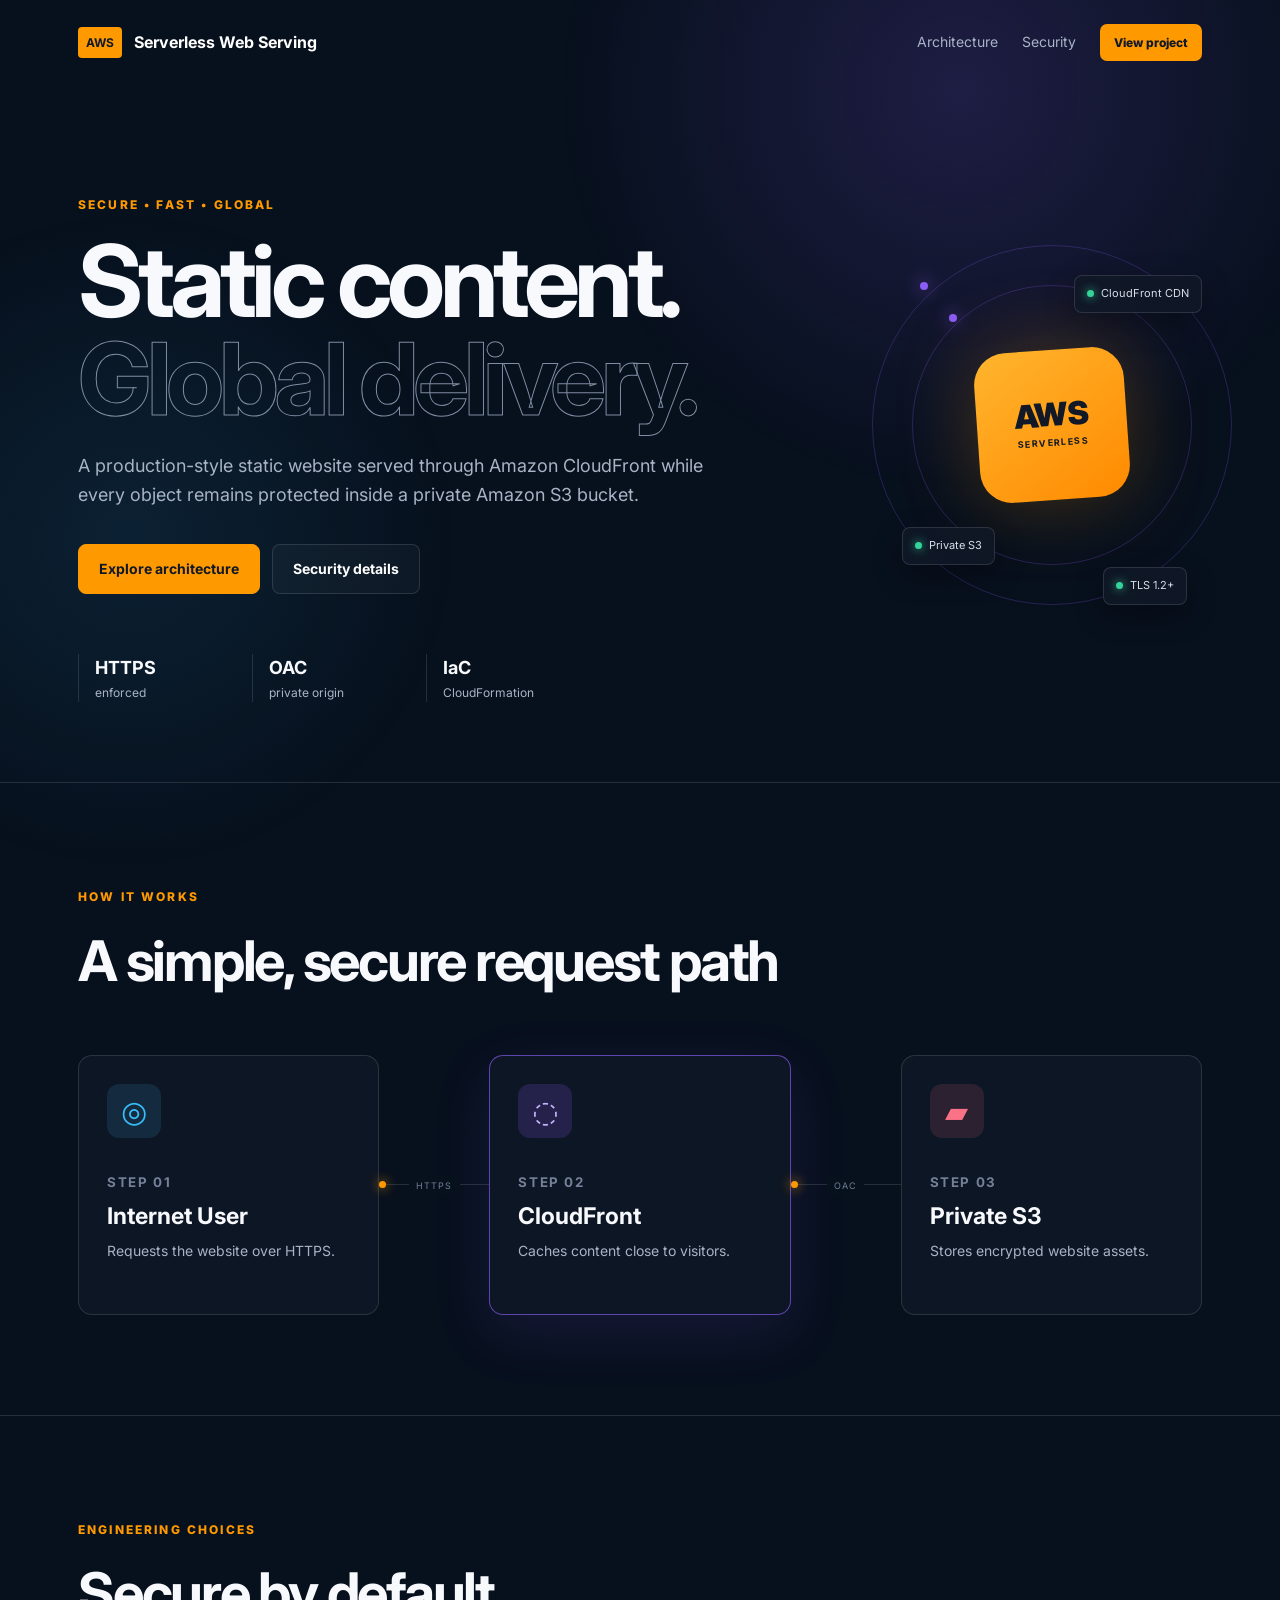
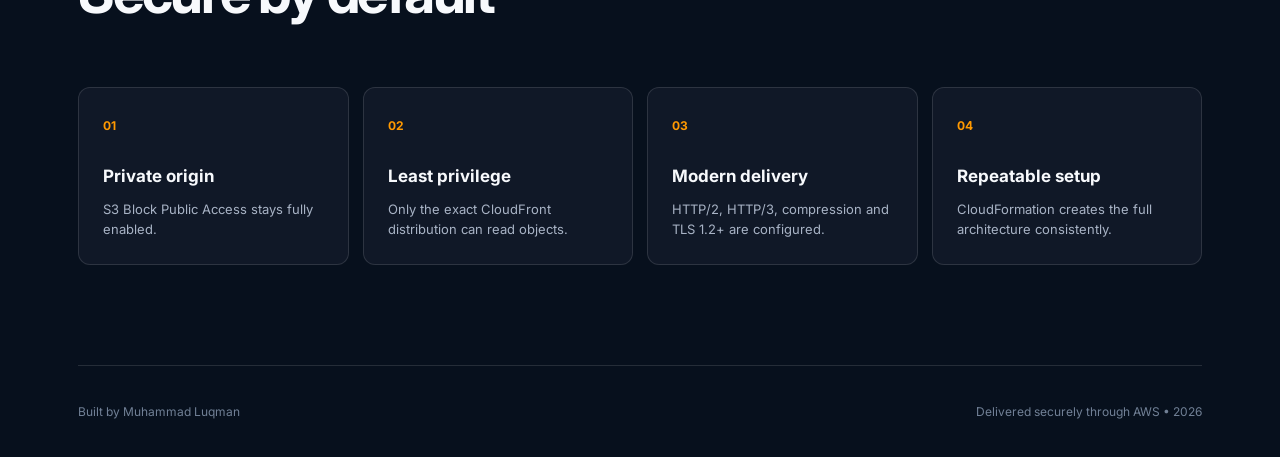
<file: projects/serverless-web-serving-s3-cloudfront/website/index.html>
<!doctype html>
<html lang="en">
<head>
  <meta charset="utf-8">
  <meta name="viewport" content="width=device-width, initial-scale=1">
  <meta name="description" content="A secure static website delivered through Amazon CloudFront from a private S3 bucket.">
  <title>Serverless Web Serving with S3 &amp; CloudFront</title>
  <link rel="preconnect" href="https://fonts.googleapis.com">
  <link rel="preconnect" href="https://fonts.gstatic.com" crossorigin>
  <link href="https://fonts.googleapis.com/css2?family=Inter:wght@400;500;600;700;800&display=swap" rel="stylesheet">
  <link rel="stylesheet" href="styles.css">
</head>
<body>
  <header class="nav">
    <a class="brand" href="#top" aria-label="Cloud project home">
      <span class="brand-mark">AWS</span>
      <span>Serverless Web Serving</span>
    </a>
    <nav class="nav-menu" aria-label="Main navigation">
      <a class="nav-link" href="#architecture">Architecture</a>
      <a class="nav-link" href="#features">Security</a>
      <a class="nav-cta" href="#architecture">View project</a>
    </nav>
  </header>

  <main id="top">
    <section class="hero">
      <div class="hero-grid">
        <div>
          <div class="eyebrow">SECURE • FAST • GLOBAL</div>
          <h1>Static content.<br><span>Global delivery.</span></h1>
          <p class="hero-copy">A production-style static website served through Amazon CloudFront while every object remains protected inside a private Amazon S3 bucket.</p>
          <div class="actions">
            <a class="button primary" href="#architecture">Explore architecture</a>
            <a class="button secondary" href="#features">Security details</a>
          </div>
        </div>
        <div class="cloud-visual" aria-hidden="true">
          <div class="orbit orbit-one"></div>
          <div class="orbit orbit-two"></div>
          <div class="aws-core"><span>AWS</span><strong>SERVERLESS</strong></div>
          <div class="floating-chip chip-cdn"><i></i>CloudFront CDN</div>
          <div class="floating-chip chip-s3"><i></i>Private S3</div>
          <div class="floating-chip chip-tls"><i></i>TLS 1.2+</div>
        </div>
      </div>
      <div class="metrics" aria-label="Project highlights">
        <div><strong>HTTPS</strong><span>enforced</span></div>
        <div><strong>OAC</strong><span>private origin</span></div>
        <div><strong>IaC</strong><span>CloudFormation</span></div>
      </div>
    </section>

    <section class="architecture" id="architecture">
      <div class="section-heading">
        <span>HOW IT WORKS</span>
        <h2>A simple, secure request path</h2>
      </div>
      <div class="flow" aria-label="User request flows to CloudFront, then to a private S3 bucket">
        <article class="service-card">
          <div class="icon globe">◎</div>
          <small>STEP 01</small>
          <h3>Internet User</h3>
          <p>Requests the website over HTTPS.</p>
        </article>
        <div class="connector"><span>HTTPS</span><i></i></div>
        <article class="service-card featured">
          <div class="icon cloudfront">◌</div>
          <small>STEP 02</small>
          <h3>CloudFront</h3>
          <p>Caches content close to visitors.</p>
        </article>
        <div class="connector"><span>OAC</span><i></i></div>
        <article class="service-card">
          <div class="icon bucket">▰</div>
          <small>STEP 03</small>
          <h3>Private S3</h3>
          <p>Stores encrypted website assets.</p>
        </article>
      </div>
    </section>

    <section class="features" id="features">
      <div class="section-heading">
        <span>ENGINEERING CHOICES</span>
        <h2>Secure by default</h2>
      </div>
      <div class="feature-grid">
        <article><b>01</b><h3>Private origin</h3><p>S3 Block Public Access stays fully enabled.</p></article>
        <article><b>02</b><h3>Least privilege</h3><p>Only the exact CloudFront distribution can read objects.</p></article>
        <article><b>03</b><h3>Modern delivery</h3><p>HTTP/2, HTTP/3, compression and TLS 1.2+ are configured.</p></article>
        <article><b>04</b><h3>Repeatable setup</h3><p>CloudFormation creates the full architecture consistently.</p></article>
      </div>
    </section>
  </main>

  <footer>
    <span>Built by Muhammad Luqman</span>
    <span id="status">Delivered securely through AWS</span>
  </footer>
  <script src="script.js"></script>
</body>
</html>
</file>
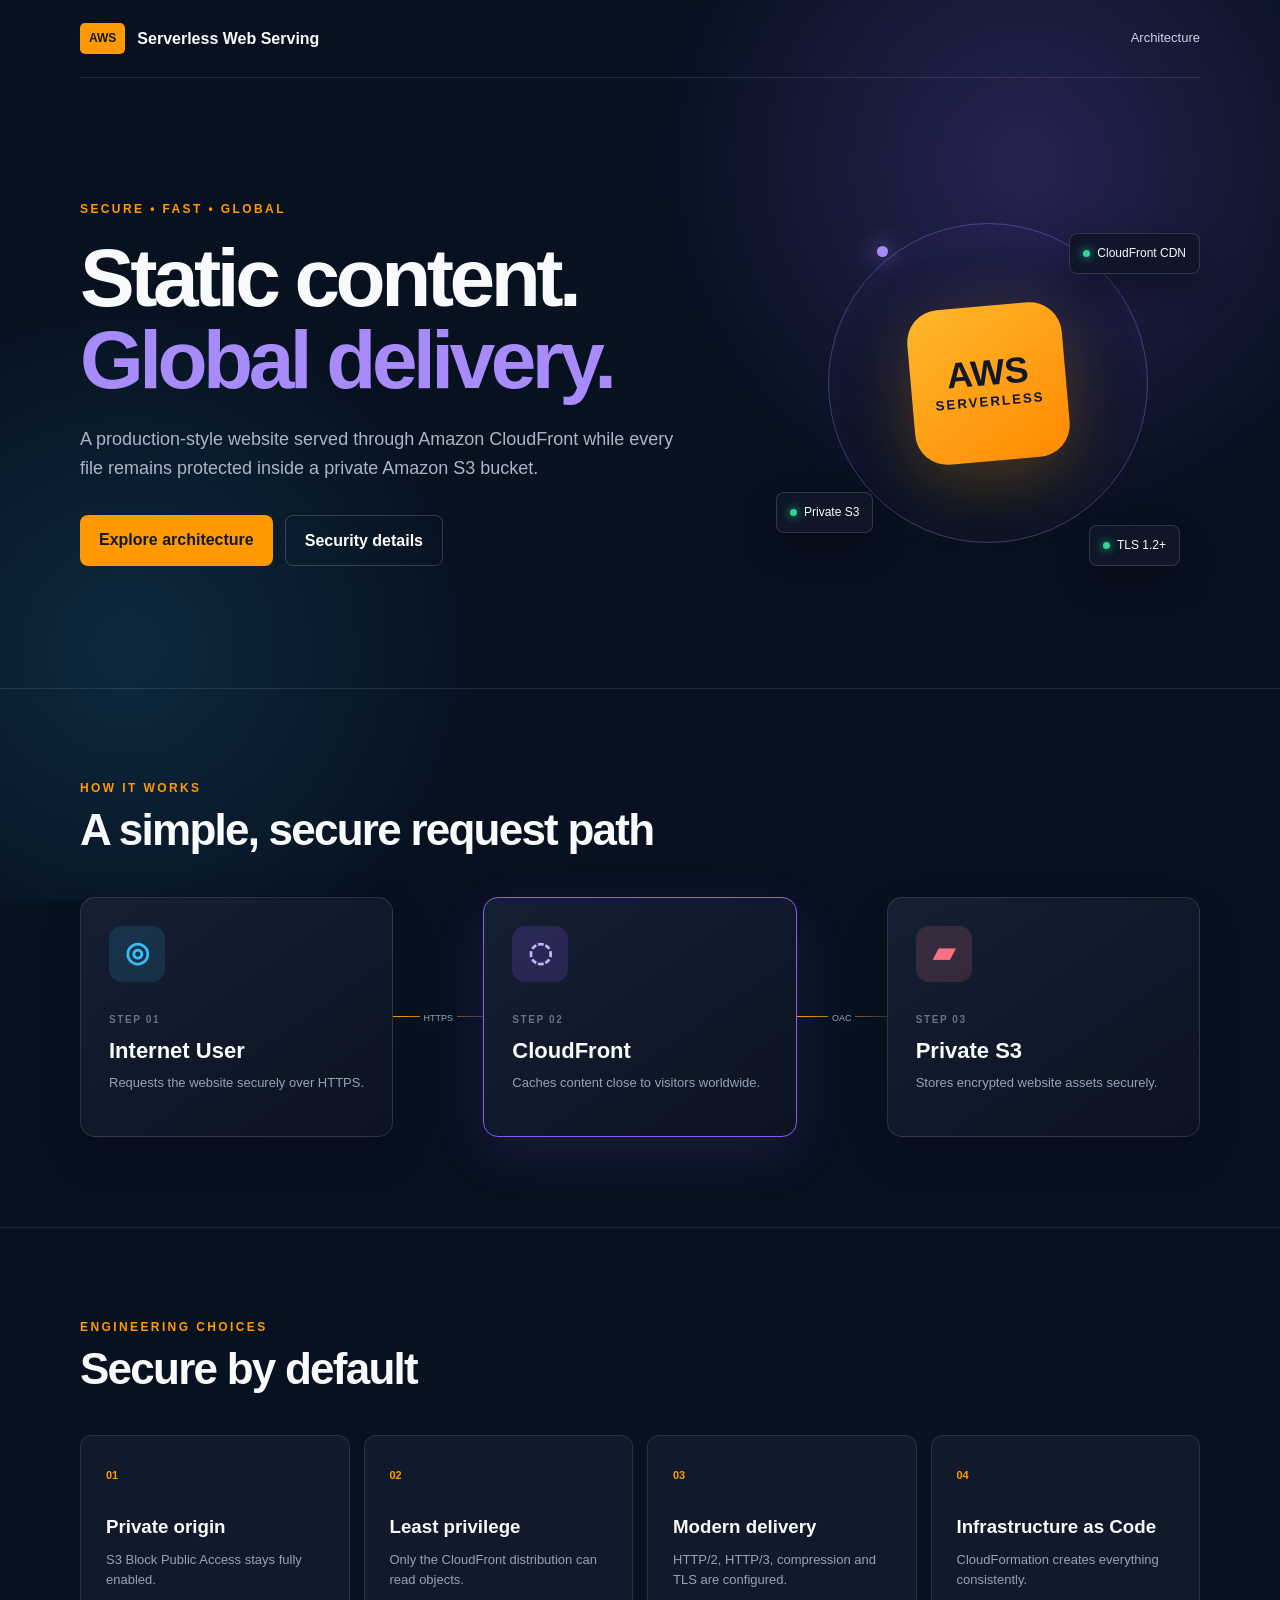
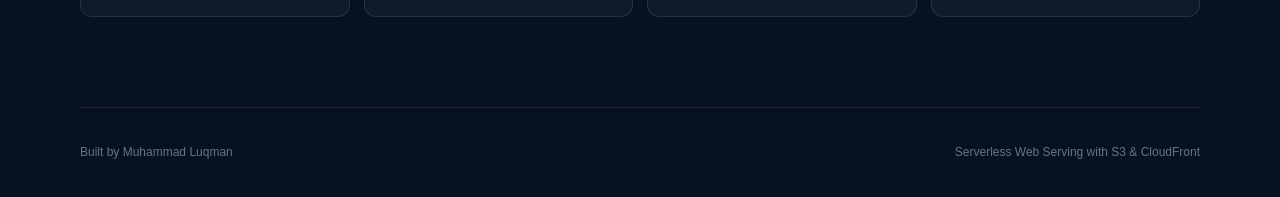
<file: projects/serverless-web-serving-s3-cloudfront/preview.html>
<!doctype html>
<html lang="en">
<head>
  <meta charset="utf-8">
  <meta name="viewport" content="width=device-width,initial-scale=1">
  <title>Serverless Web Serving with S3 & CloudFront</title>
  <style>
    *{box-sizing:border-box}html{scroll-behavior:smooth}body{margin:0;background:#07111f;color:#f8fafc;font-family:Arial,Helvetica,sans-serif;line-height:1.6}body:before{content:"";position:fixed;inset:0;background:radial-gradient(circle at 80% 18%,rgba(139,92,246,.24),transparent 30%),radial-gradient(circle at 10% 72%,rgba(56,189,248,.14),transparent 28%);pointer-events:none}.wrap{width:min(1120px,calc(100% - 40px));margin:auto;position:relative}.nav{height:78px;display:flex;align-items:center;justify-content:space-between;border-bottom:1px solid rgba(255,255,255,.1)}.brand{display:flex;align-items:center;gap:12px;font-weight:800}.aws{padding:6px 9px;background:#ff9900;color:#111827;border-radius:5px;font-size:12px}.nav a{color:#cbd5e1;text-decoration:none;font-size:13px}.hero{min-height:610px;display:grid;grid-template-columns:1.2fr .8fr;align-items:center;gap:60px}.tag{color:#ff9900;font-size:12px;font-weight:800;letter-spacing:.2em}.hero h1{font-size:clamp(48px,7vw,82px);line-height:1;margin:18px 0 24px;letter-spacing:-.055em}.hero h1 span{color:#a78bfa}.lead{max-width:620px;color:#aab6c8;font-size:18px}.buttons{display:flex;gap:12px;margin-top:32px}.btn{padding:12px 19px;border-radius:8px;text-decoration:none!important;font-weight:800!important}.primary{background:#ff9900;color:#111827!important}.secondary{border:1px solid rgba(255,255,255,.18);color:white!important}.visual{position:relative;height:390px;display:grid;place-items:center}.ring{position:absolute;width:320px;height:320px;border:1px solid rgba(167,139,250,.35);border-radius:50%;box-shadow:inset 0 0 60px rgba(139,92,246,.08)}.ring:after{content:"";position:absolute;top:22px;left:48px;width:11px;height:11px;border-radius:50%;background:#a78bfa;box-shadow:0 0 22px #a78bfa}.core{position:relative;z-index:2;width:155px;height:155px;display:grid;place-content:center;text-align:center;background:linear-gradient(145deg,#ffb72d,#ff8a00);color:#111827;border-radius:32px;box-shadow:0 20px 70px rgba(255,153,0,.26);transform:rotate(-5deg)}.core strong{font-size:36px;line-height:1}.core small{font-weight:900;letter-spacing:.15em}.chip{position:absolute;z-index:3;background:rgba(15,23,42,.94);border:1px solid rgba(255,255,255,.14);padding:10px 13px;border-radius:8px;font-size:12px;box-shadow:0 15px 35px rgba(0,0,0,.35)}.chip:before{content:"";display:inline-block;width:7px;height:7px;margin-right:7px;border-radius:50%;background:#34d399;box-shadow:0 0 10px #34d399}.one{top:45px;right:0}.two{bottom:45px;left:0}.three{bottom:12px;right:20px}.section{padding:90px 0;border-top:1px solid rgba(255,255,255,.1)}h2{font-size:44px;line-height:1.1;margin:8px 0 42px;letter-spacing:-.04em}.flow{display:grid;grid-template-columns:1fr 90px 1fr 90px 1fr;align-items:center}.card{min-height:240px;background:linear-gradient(145deg,rgba(22,33,52,.95),rgba(12,20,34,.95));border:1px solid rgba(255,255,255,.12);border-radius:15px;padding:28px;box-shadow:0 18px 45px rgba(0,0,0,.2)}.card.mid{border-color:#8b5cf6;box-shadow:0 18px 55px rgba(139,92,246,.14)}.icon{width:56px;height:56px;display:grid;place-items:center;border-radius:13px;font-size:28px;font-weight:900}.blue{background:rgba(56,189,248,.13);color:#38bdf8}.purple{background:rgba(139,92,246,.18);color:#c4b5fd}.red{background:rgba(251,113,133,.15);color:#fb7185}.step{display:block;margin-top:30px;color:#64748b;font-size:10px;font-weight:800;letter-spacing:.16em}.card h3{margin:5px 0;font-size:22px}.card p{margin:0;color:#94a3b8;font-size:13px}.line{height:1px;background:linear-gradient(90deg,#ff9900,rgba(255,255,255,.18));text-align:center}.line span{position:relative;top:-13px;background:#07111f;padding:4px;color:#94a3b8;font-size:9px}.features{display:grid;grid-template-columns:repeat(4,1fr);gap:14px}.feature{padding:25px;background:#101a2a;border:1px solid rgba(255,255,255,.1);border-radius:12px}.feature b{color:#ff9900;font-size:11px}.feature h3{margin:25px 0 8px}.feature p{margin:0;color:#94a3b8;font-size:13px}.footer{padding:35px 0;color:#64748b;border-top:1px solid rgba(255,255,255,.1);font-size:12px;display:flex;justify-content:space-between}@media(max-width:800px){.hero{grid-template-columns:1fr;padding:70px 0}.visual{height:340px}.flow{grid-template-columns:1fr;gap:14px}.line{width:1px;height:30px;margin:auto}.features{grid-template-columns:1fr 1fr}}@media(max-width:520px){.hero h1{font-size:46px}.features{grid-template-columns:1fr}.footer{gap:10px;flex-direction:column}.one{right:10px}.two{left:10px}}
  </style>
</head>
<body>
  <header class="wrap nav"><div class="brand"><span class="aws">AWS</span>Serverless Web Serving</div><a href="#architecture">Architecture</a></header>
  <main>
    <section class="wrap hero">
      <div><div class="tag">SECURE • FAST • GLOBAL</div><h1>Static content.<br><span>Global delivery.</span></h1><p class="lead">A production-style website served through Amazon CloudFront while every file remains protected inside a private Amazon S3 bucket.</p><div class="buttons"><a class="btn primary" href="#architecture">Explore architecture</a><a class="btn secondary" href="#security">Security details</a></div></div>
      <div class="visual"><div class="ring"></div><div class="core"><strong>AWS</strong><small>SERVERLESS</small></div><div class="chip one">CloudFront CDN</div><div class="chip two">Private S3</div><div class="chip three">TLS 1.2+</div></div>
    </section>
    <section class="section" id="architecture"><div class="wrap"><div class="tag">HOW IT WORKS</div><h2>A simple, secure request path</h2><div class="flow"><article class="card"><div class="icon blue">◎</div><span class="step">STEP 01</span><h3>Internet User</h3><p>Requests the website securely over HTTPS.</p></article><div class="line"><span>HTTPS</span></div><article class="card mid"><div class="icon purple">◌</div><span class="step">STEP 02</span><h3>CloudFront</h3><p>Caches content close to visitors worldwide.</p></article><div class="line"><span>OAC</span></div><article class="card"><div class="icon red">▰</div><span class="step">STEP 03</span><h3>Private S3</h3><p>Stores encrypted website assets securely.</p></article></div></div></section>
    <section class="section" id="security"><div class="wrap"><div class="tag">ENGINEERING CHOICES</div><h2>Secure by default</h2><div class="features"><article class="feature"><b>01</b><h3>Private origin</h3><p>S3 Block Public Access stays fully enabled.</p></article><article class="feature"><b>02</b><h3>Least privilege</h3><p>Only the CloudFront distribution can read objects.</p></article><article class="feature"><b>03</b><h3>Modern delivery</h3><p>HTTP/2, HTTP/3, compression and TLS are configured.</p></article><article class="feature"><b>04</b><h3>Infrastructure as Code</h3><p>CloudFormation creates everything consistently.</p></article></div></div></section>
  </main>
  <footer class="wrap footer"><span>Built by Muhammad Luqman</span><span>Serverless Web Serving with S3 & CloudFront</span></footer>
</body>
</html>
</file>
<file: projects/serverless-web-serving-s3-cloudfront/website/styles.css>
:root {
  --ink: #f7f9fc;
  --muted: #a8b3c5;
  --surface: #101827;
  --surface-2: #162134;
  --line: rgba(255, 255, 255, .12);
  --orange: #ff9900;
  --violet: #8b5cf6;
  --blue: #38bdf8;
}

* { box-sizing: border-box; }
html { scroll-behavior: smooth; }
body {
  margin: 0;
  color: var(--ink);
  background: #07101d;
  font-family: Inter, system-ui, sans-serif;
  line-height: 1.6;
}
body::before {
  content: "";
  position: fixed;
  inset: 0;
  pointer-events: none;
  background:
    radial-gradient(circle at 75% 10%, rgba(139, 92, 246, .18), transparent 32%),
    radial-gradient(circle at 10% 60%, rgba(56, 189, 248, .1), transparent 26%);
}
.nav, main, footer { position: relative; z-index: 1; }
.nav {
  max-width: 1180px;
  margin: auto;
  padding: 24px 28px;
  display: flex;
  justify-content: space-between;
  align-items: center;
}
.brand { color: white; text-decoration: none; font-weight: 700; display: flex; align-items: center; gap: 12px; }
.brand-mark { padding: 6px 8px; color: #111827; background: var(--orange); border-radius: 4px; font-size: 12px; }
.nav-menu { display: flex; align-items: center; gap: 24px; }
.nav-link { color: var(--muted); text-decoration: none; font-size: 14px; transition: color .2s ease; }
.nav-link:hover { color: white; }
.nav-cta { padding: 9px 14px; color: #111827; background: var(--orange); border-radius: 7px; text-decoration: none; font-size: 12px; font-weight: 800; }
.hero {
  max-width: 1180px;
  min-height: 660px;
  margin: auto;
  padding: 110px 28px 80px;
}
.hero-grid { display: grid; grid-template-columns: minmax(0, 1.45fr) minmax(300px, .55fr); align-items: center; gap: 50px; }
.cloud-visual { position: relative; min-height: 390px; display: grid; place-items: center; }
.aws-core { position: relative; z-index: 2; width: 150px; height: 150px; display: grid; place-content: center; text-align: center; color: #111827; background: linear-gradient(145deg, #ffb52e, #ff8a00); border-radius: 32px; box-shadow: 0 0 80px rgba(255,153,0,.25); transform: rotate(-4deg); }
.aws-core span { font-size: 32px; font-weight: 900; line-height: 1; }
.aws-core strong { margin-top: 5px; font-size: 9px; letter-spacing: .16em; }
.orbit { position: absolute; border: 1px solid rgba(139,92,246,.25); border-radius: 50%; animation: spin 18s linear infinite; }
.orbit::after { content: ""; position: absolute; top: 10%; left: 13%; width: 8px; height: 8px; background: var(--violet); border-radius: 50%; box-shadow: 0 0 18px var(--violet); }
.orbit-one { width: 280px; height: 280px; }
.orbit-two { width: 360px; height: 360px; animation-direction: reverse; animation-duration: 26s; }
.floating-chip { position: absolute; z-index: 3; padding: 9px 12px; color: #d7deea; background: rgba(16,24,39,.88); border: 1px solid var(--line); border-radius: 8px; backdrop-filter: blur(8px); font-size: 11px; box-shadow: 0 10px 30px rgba(0,0,0,.3); }
.floating-chip i { display: inline-block; width: 7px; height: 7px; margin-right: 7px; background: #34d399; border-radius: 50%; box-shadow: 0 0 10px #34d399; }
.chip-cdn { top: 45px; right: 0; }
.chip-s3 { bottom: 55px; left: 0; }
.chip-tls { bottom: 15px; right: 15px; }
@keyframes spin { to { transform: rotate(360deg); } }
.eyebrow, .section-heading > span { color: var(--orange); font-size: 12px; font-weight: 800; letter-spacing: .18em; }
h1 { margin: 18px 0 24px; max-width: 850px; font-size: clamp(52px, 8vw, 100px); line-height: .98; letter-spacing: -.055em; }
h1 span { color: transparent; -webkit-text-stroke: 1px #7f8ca2; }
.hero-copy { max-width: 660px; color: var(--muted); font-size: 18px; }
.actions { display: flex; flex-wrap: wrap; gap: 12px; margin: 34px 0 60px; }
.button { padding: 13px 20px; border: 1px solid var(--line); border-radius: 8px; color: white; text-decoration: none; font-size: 14px; font-weight: 700; }
.primary { color: #111827; background: var(--orange); border-color: var(--orange); }
.secondary { background: rgba(255,255,255,.03); }
.metrics { display: grid; grid-template-columns: repeat(3, 150px); gap: 24px; }
.metrics div { border-left: 1px solid var(--line); padding-left: 16px; }
.metrics strong, .metrics span { display: block; }
.metrics strong { font-size: 18px; }
.metrics span { color: var(--muted); font-size: 12px; }
.architecture, .features { padding: 100px 28px; border-top: 1px solid var(--line); }
.section-heading { max-width: 1124px; margin: 0 auto 48px; }
.section-heading h2 { margin: 8px 0 0; font-size: clamp(32px, 5vw, 56px); letter-spacing: -.04em; }
.flow { max-width: 1124px; margin: auto; display: grid; grid-template-columns: 1fr 110px 1fr 110px 1fr; align-items: center; }
.service-card { min-height: 260px; padding: 28px; background: rgba(16,24,39,.8); border: 1px solid var(--line); border-radius: 14px; }
.service-card.featured { border-color: rgba(139,92,246,.65); box-shadow: 0 18px 60px rgba(139,92,246,.12); }
.service-card small { display: block; margin-top: 34px; color: #758198; font-weight: 700; letter-spacing: .12em; }
.service-card h3 { margin: 5px 0; font-size: 23px; }
.service-card p { margin: 0; color: var(--muted); font-size: 14px; }
.icon { width: 54px; height: 54px; display: grid; place-items: center; border-radius: 12px; font-size: 30px; font-weight: 300; }
.globe { color: var(--blue); background: rgba(56,189,248,.12); }
.cloudfront { color: #c4b5fd; background: rgba(139,92,246,.18); }
.bucket { color: #fb7185; background: rgba(251,113,133,.12); }
.connector { position: relative; height: 1px; background: var(--line); text-align: center; }
.connector span { position: relative; top: -13px; padding: 4px 7px; color: #718096; background: #07101d; font-size: 9px; letter-spacing: .12em; }
.connector i { position: absolute; top: -3px; left: 0; width: 7px; height: 7px; background: var(--orange); border-radius: 50%; box-shadow: 0 0 12px var(--orange); animation: packet 2.4s ease-in-out infinite; }
@keyframes packet { from { left: 0; opacity: 0; } 15%, 85% { opacity: 1; } to { left: calc(100% - 7px); opacity: 0; } }
.feature-grid { max-width: 1124px; margin: auto; display: grid; grid-template-columns: repeat(4, 1fr); gap: 14px; }
.feature-grid article { padding: 24px; background: var(--surface); border: 1px solid var(--line); border-radius: 12px; }
.feature-grid b { color: var(--orange); font-size: 12px; }
.feature-grid h3 { margin: 26px 0 8px; font-size: 17px; }
.feature-grid p { margin: 0; color: var(--muted); font-size: 13px; }
footer { max-width: 1124px; margin: auto; padding: 36px 0; display: flex; justify-content: space-between; color: #718096; border-top: 1px solid var(--line); font-size: 12px; }
@media (max-width: 800px) {
  .hero { padding-top: 70px; min-height: auto; }
  .hero-grid { grid-template-columns: 1fr; }
  .cloud-visual { min-height: 340px; }
  .metrics { grid-template-columns: repeat(3, 1fr); }
  .flow { grid-template-columns: 1fr; gap: 14px; }
  .connector { width: 1px; height: 35px; margin: auto; }
  .connector span { display: none; }
  .feature-grid { grid-template-columns: 1fr 1fr; }
  footer { margin: 0 28px; }
}
@media (max-width: 520px) {
  .nav-link { display: none; }
  .nav-menu { gap: 0; }
  .cloud-visual { transform: scale(.82); margin: -30px 0; }
  .metrics, .feature-grid { grid-template-columns: 1fr; }
  h1 { font-size: 48px; }
  footer { gap: 20px; flex-direction: column; }
}
</file>
